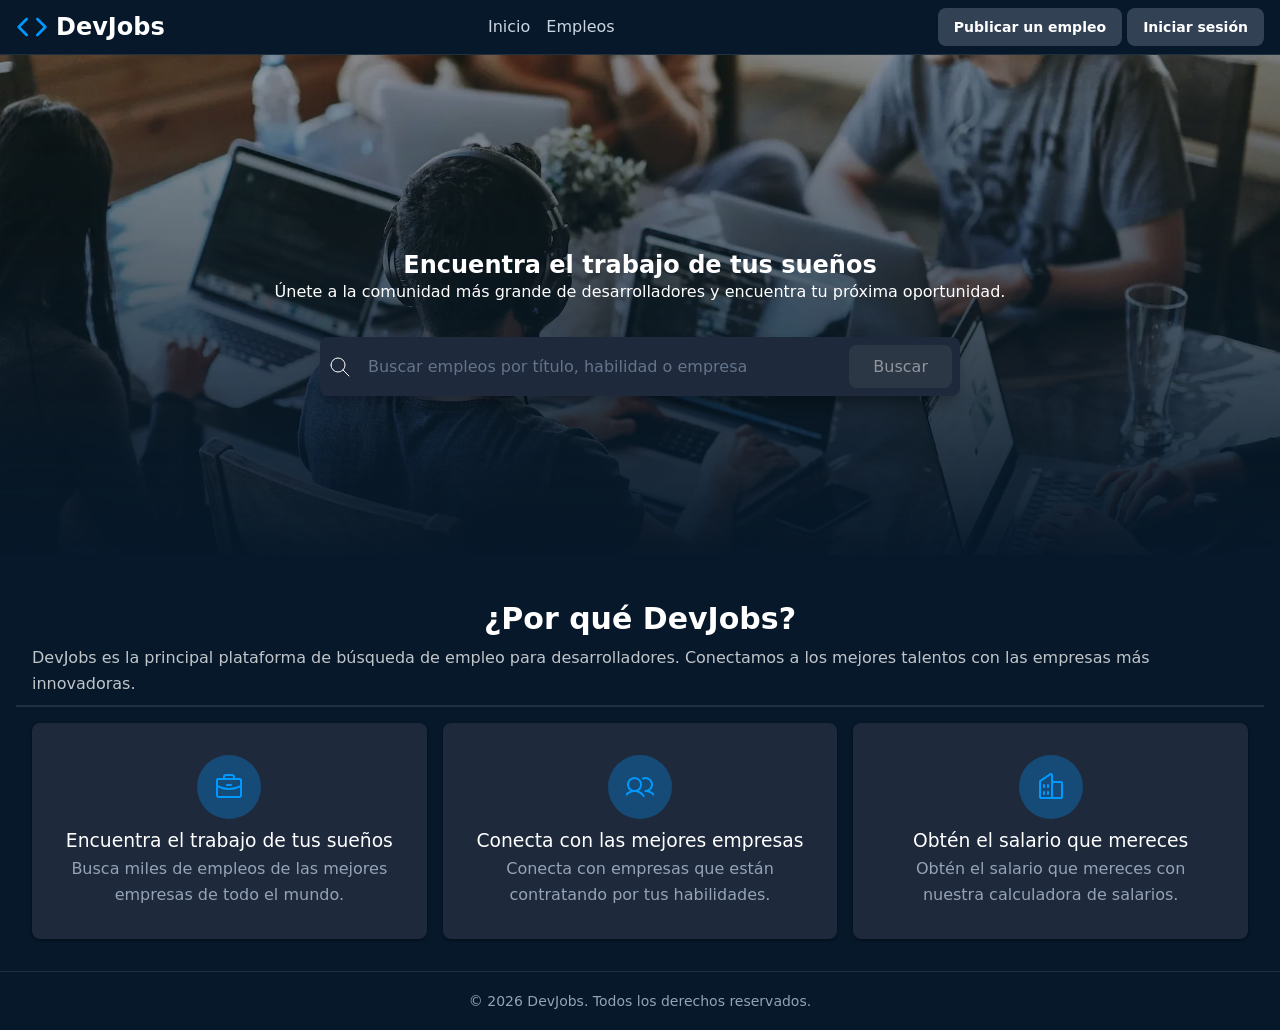
<file: index.html>
<!doctype html>
<html lang="es">
  <head>
    <title>DevJobs - Inicio</title>
    <meta charset="UTF-8" />
    <meta
      name="description"
      content="Encuentra las mejores ofertas de trabajo para desarrolladores en DevJobs."
    />

    <link rel="stylesheet" href="./styles.css" />
  </head>

  <body>
    <header>
      <h1>
        <svg
          fill="none"
          stroke="currentColor"
          stroke-linecap="round"
          stroke-linejoin="round"
          stroke-width="2"
          viewBox="0 0 24 24"
          xmlns="http://www.w3.org/2000/svg"
        >
          <polyline points="16 18 22 12 16 6"></polyline>
          <polyline points="8 6 2 12 8 18"></polyline>
        </svg>
        DevJobs
      </h1>

      <nav>
        <a href=""> Inicio </a>
        <a href="empleos.html">Empleos</a>
      </nav>

      <div>
        <a href="">Publicar un empleo</a>
        <a href="./login.html">Iniciar sesión</a>
      </div>
    </header>

    <main>
      <section class="hero-section">
        <img src="./background.webp" width="200" />

        <h1>Encuentra el trabajo de tus sueños</h1>

        <p>
          Únete a la comunidad más grande de desarrolladores y encuentra tu
          próxima oportunidad.
        </p>

        <form role="search">
          <div>
            <svg
              xmlns="http://www.w3.org/2000/svg"
              width="24"
              height="24"
              viewBox="0 0 24 24"
              fill="none"
              stroke="currentColor"
              stroke-width="1"
              stroke-linecap="round"
              stroke-linejoin="round"
              class="icon icon-tabler icons-tabler-outline icon-tabler-search"
            >
              <path stroke="none" d="M0 0h24v24H0z" fill="none" />
              <path d="M10 10m-7 0a7 7 0 1 0 14 0a7 7 0 1 0 -14 0" />
              <path d="M21 21l-6 -6" />
            </svg>

            <input
              required
              type="text"
              placeholder="Buscar empleos por título, habilidad o empresa"
            />

            <button disabled type="submit">Buscar</button>
          </div>
        </form>
      </section>

      <section>
        <header>
          <h2>¿Por qué DevJobs?</h2>
          <p>
            DevJobs es la principal plataforma de búsqueda de empleo para
            desarrolladores. Conectamos a los mejores talentos con las empresas
            más innovadoras.
          </p>
        </header>

        <footer>
          <article>
            <svg
              fill="currentColor"
              height="32"
              viewBox="0 0 256 256"
              width="32"
              xmlns="http://www.w3.org/2000/svg"
              aria-hidden="true"
            >
              <path
                d="M216,56H176V48a24,24,0,0,0-24-24H104A24,24,0,0,0,80,48v8H40A16,16,0,0,0,24,72V200a16,16,0,0,0,16,16H216a16,16,0,0,0,16-16V72A16,16,0,0,0,216,56ZM96,48a8,8,0,0,1,8-8h48a8,8,0,0,1,8,8v8H96ZM216,72v41.61A184,184,0,0,1,128,136a184.07,184.07,0,0,1-88-22.38V72Zm0,128H40V131.64A200.19,200.19,0,0,0,128,152a200.25,200.25,0,0,0,88-20.37V200ZM104,112a8,8,0,0,1,8-8h32a8,8,0,0,1,0,16H112A8,8,0,0,1,104,112Z"
              ></path>
            </svg>
            <h3>Encuentra el trabajo de tus sueños</h3>
            <p>
              Busca miles de empleos de las mejores empresas de todo el mundo.
            </p>
          </article>

          <article>
            <svg
              fill="currentColor"
              height="32"
              viewBox="0 0 256 256"
              width="32"
              xmlns="http://www.w3.org/2000/svg"
              aria-hidden="true"
            >
              <path
                d="M117.25,157.92a60,60,0,1,0-66.5,0A95.83,95.83,0,0,0,3.53,195.63a8,8,0,1,0,13.4,8.74,80,80,0,0,1,134.14,0,8,8,0,0,0,13.4-8.74A95.83,95.83,0,0,0,117.25,157.92ZM40,108a44,44,0,1,1,44,44A44.05,44.05,0,0,1,40,108Zm210.14,98.7a8,8,0,0,1-11.07-2.33A79.83,79.83,0,0,0,172,168a8,8,0,0,1,0-16,44,44,0,1,0-16.34-84.87,8,8,0,1,1-5.94-14.85,60,60,0,0,1,55.53,105.64,95.83,95.83,0,0,1,47.22,37.71A8,8,0,0,1,250.14,206.7Z"
              ></path>
            </svg>
            <h3>Conecta con las mejores empresas</h3>
            <p>
              Conecta con empresas que están contratando por tus habilidades.
            </p>
          </article>

          <article>
            <svg
              fill="currentColor"
              height="32"
              viewBox="0 0 256 256"
              width="32"
              xmlns="http://www.w3.org/2000/svg"
              aria-hidden="true"
            >
              <path
                d="M240,208H224V96a16,16,0,0,0-16-16H144V32a16,16,0,0,0-24.88-13.32L39.12,72A16,16,0,0,0,32,85.34V208H16a8,8,0,0,0,0,16H240a8,8,0,0,0,0-16ZM208,96V208H144V96ZM48,85.34,128,32V208H48ZM112,112v16a8,8,0,0,1-16,0V112a8,8,0,1,1,16,0Zm-32,0v16a8,8,0,0,1-16,0V112a8,8,0,1,1,16,0Zm0,56v16a8,8,0,0,1-16,0V168a8,8,0,0,1,16,0Zm32,0v16a8,8,0,0,1-16,0V168a8,8,0,0,1,16,0Z"
              ></path>
            </svg>
            <h3>Obtén el salario que mereces</h3>
            <p>
              Obtén el salario que mereces con nuestra calculadora de salarios.
            </p>
          </article>
        </footer>
      </section>
    </main>

    <footer>
      <small>&copy; 2026 DevJobs. Todos los derechos reservados.</small>
    </footer>
  </body>
</html>
</file>
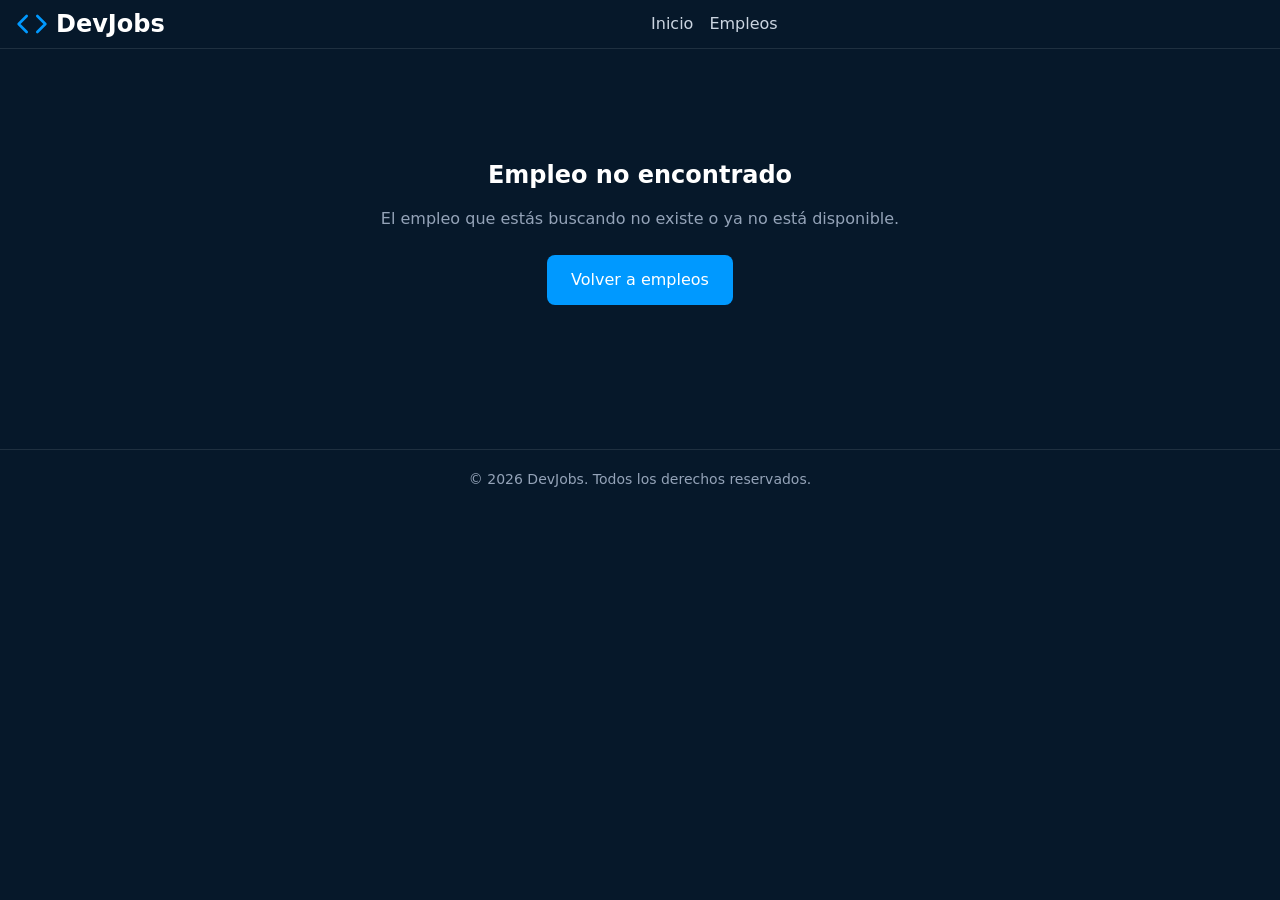
<file: empleo-detalle.html>
<!doctype html>
<html lang="es">
  <head>
    <title>DevJobs - Detalle del empleo</title>
    <meta charset="UTF-8" />

    <meta
      name="description"
      content="Consulta los detalles de una oferta de empleo."
    />

    <link rel="stylesheet" href="./styles.css" />

    <script type="module" src="./empleo-detalle.js"></script>
  </head>

  <body>
    <header>
      <h1>
        <svg
          fill="none"
          stroke="currentColor"
          stroke-linecap="round"
          stroke-linejoin="round"
          stroke-width="2"
          viewBox="0 0 24 24"
          xmlns="http://www.w3.org/2000/svg"
        >
          <polyline points="16 18 22 12 16 6"></polyline>
          <polyline points="8 6 2 12 8 18"></polyline>
        </svg>

        DevJobs
      </h1>

      <nav>
        <a href="./index.html">Inicio</a>
        <a href="./empleos.html">Empleos</a>
      </nav>

      <div>
        <devjobs-avatar
          service="google"
          username="google.com"
          size="32"
        ></devjobs-avatar>

        <devjobs-avatar
          service="google"
          username="netflix.com"
          size="32"
        ></devjobs-avatar>

        <devjobs-avatar
          service="google"
          username="vercel.com"
          size="32"
        ></devjobs-avatar>
      </div>
    </header>

    <main class="job-detail">
      <a class="back-to-jobs" href="./empleos.html"> ← Volver a empleos </a>

      <section class="job-detail-header">
        <div>
          <h1 id="job-title"></h1>

          <p class="job-company">
            <span id="job-company"></span>
            <span> · </span>
            <span id="job-location"></span>
          </p>

          <div class="job-tags">
            <span id="job-level"></span>
            <span id="job-modality"></span>
          </div>
        </div>

        <button id="apply-button" class="button-apply-job">Aplicar</button>
      </section>

      <div class="job-detail-content">
        <article class="job-detail-main">
          <section>
            <h2>Descripción del empleo</h2>
            <p id="job-description"></p>
          </section>

          <section>
            <h2>Responsabilidades</h2>
            <ul id="job-responsibilities"></ul>
          </section>

          <section>
            <h2>Requisitos</h2>
            <ul id="job-requirements"></ul>
          </section>

          <section>
            <h2>Acerca de la empresa</h2>
            <p id="job-company-description"></p>
          </section>
        </article>
      </div>
    </main>

    <footer>
      <small>&copy; 2026 DevJobs. Todos los derechos reservados.</small>
    </footer>
  </body>
</html>
</file>
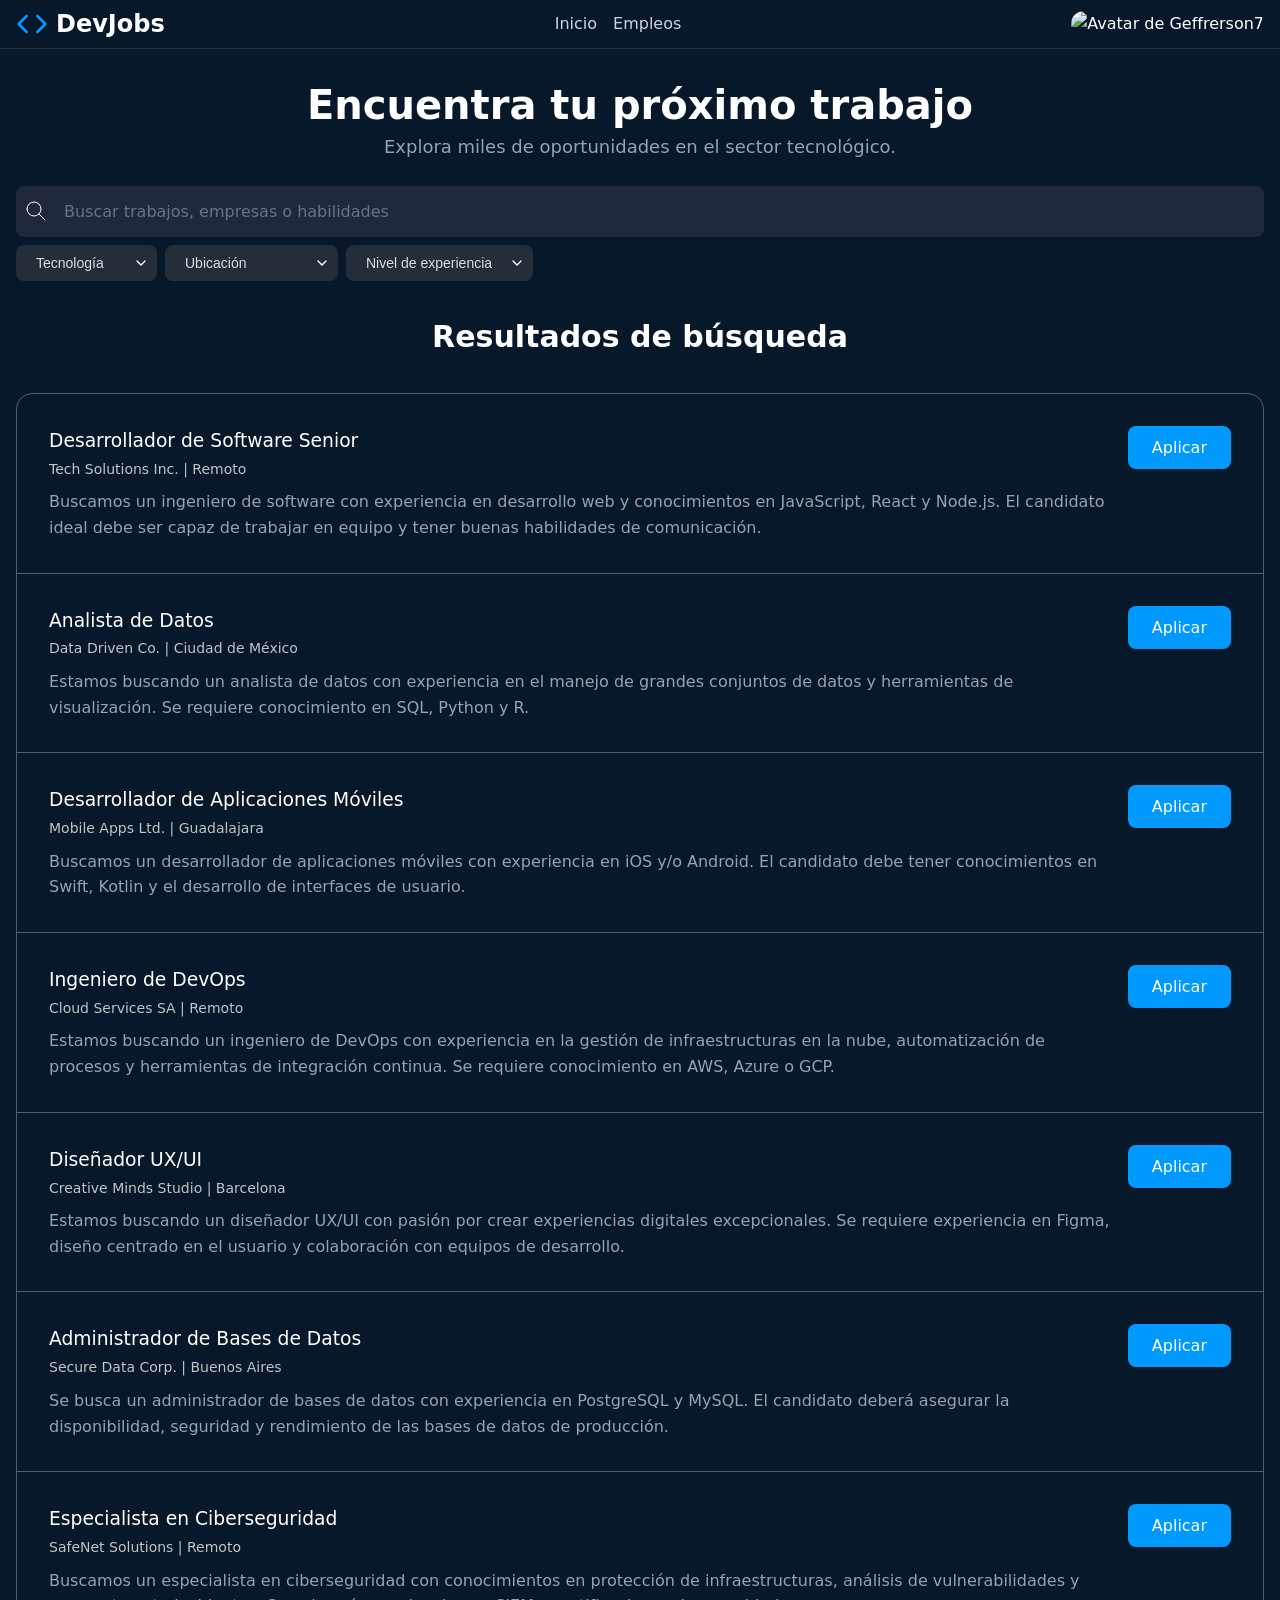
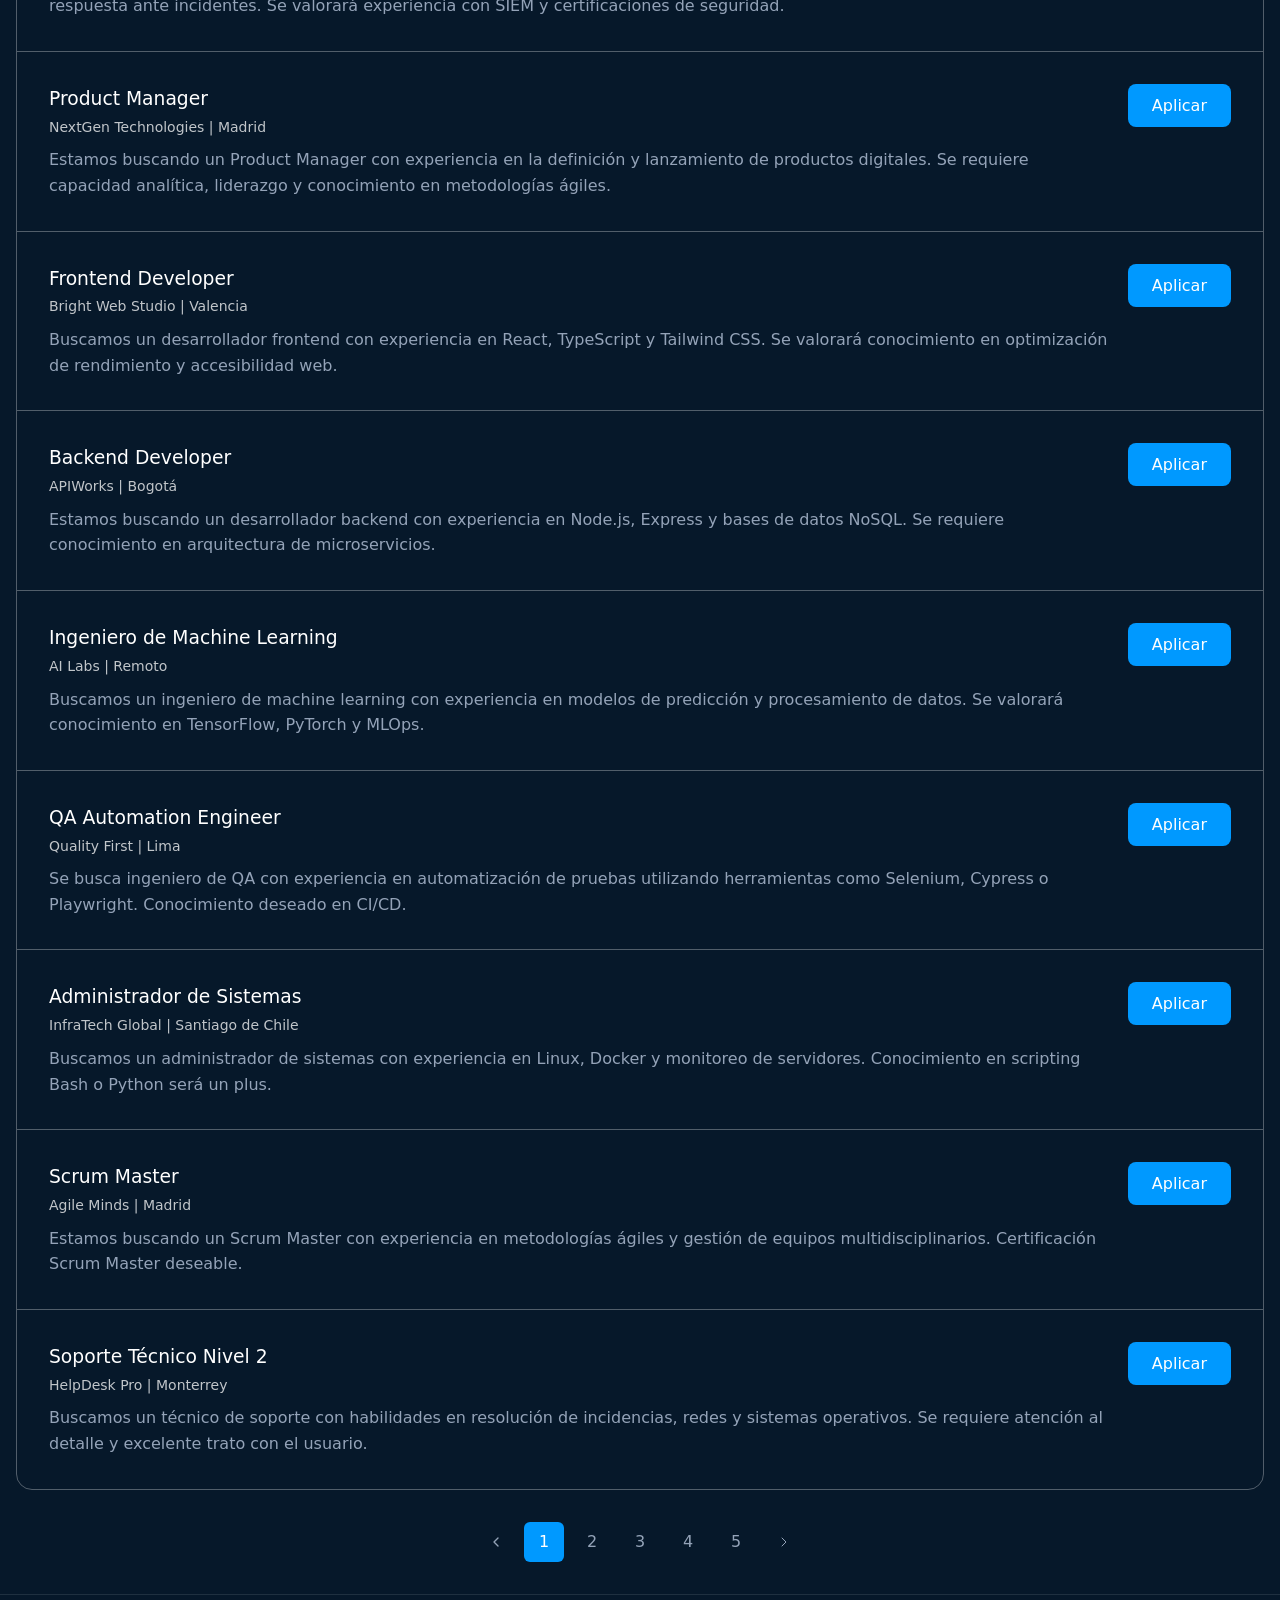
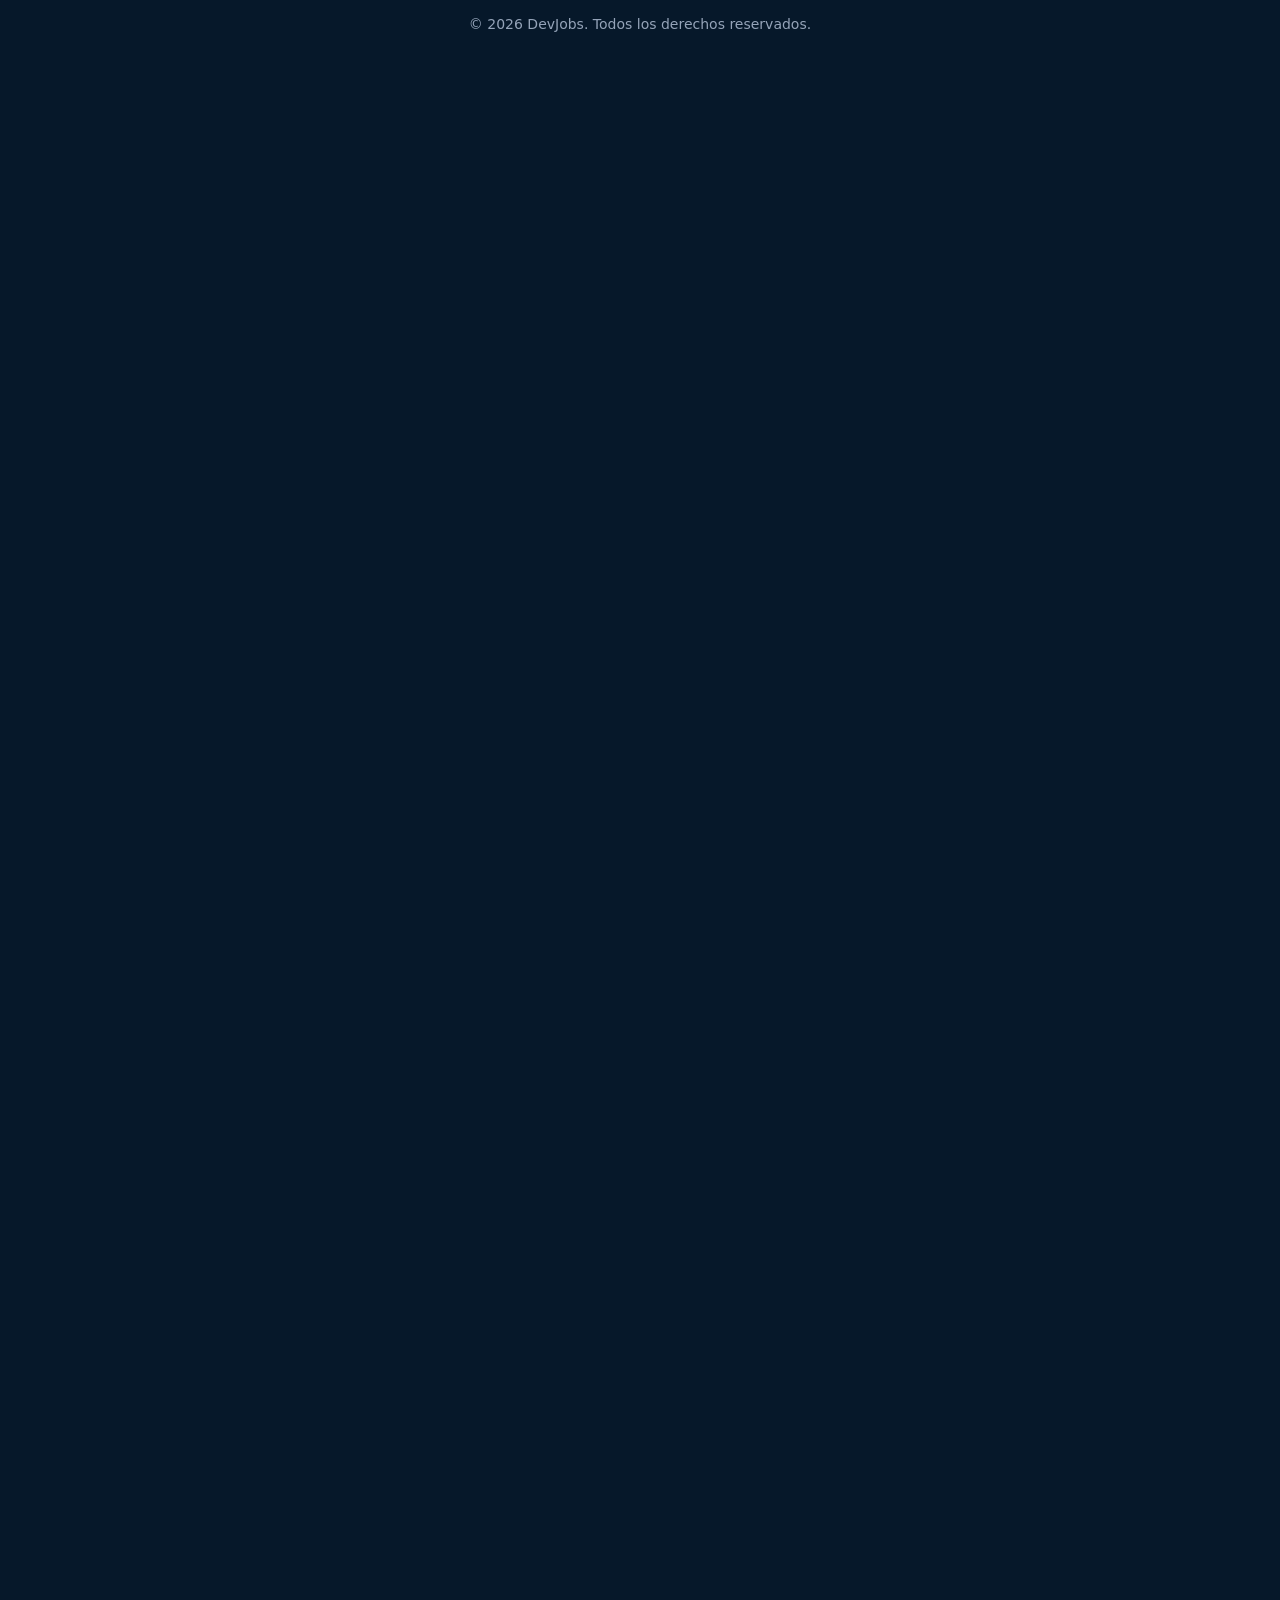
<file: empleos.html>
<!doctype html>
<html lang="es">
  <head>
    <title>DevJobs - Empleos</title>
    <meta charset="UTF-8" />
    <meta
      name="description"
      content="Listado con empleos y filtros para encontrar el trabajo de tus sueños."
    />

    <link rel="stylesheet" href="./styles.css" />

    <script type="module" src="./main.js"></script>
  </head>

  <body>
    <header>
      <h1>
        <svg
          fill="none"
          stroke="currentColor"
          stroke-linecap="round"
          stroke-linejoin="round"
          stroke-width="2"
          viewBox="0 0 24 24"
          xmlns="http://www.w3.org/2000/svg"
        >
          <polyline points="16 18 22 12 16 6"></polyline>
          <polyline points="8 6 2 12 8 18"></polyline>
        </svg>
        DevJobs
      </h1>

      <nav>
        <a href="./index.html">Inicio</a>
        <a href="./empleos.html">Empleos</a>
      </nav>

      <div>
        <devjobs-avatar size="32"> </devjobs-avatar>
      </div>
    </header>

    <main>
      <section class="jobs-search">
        <h1>Encuentra tu próximo trabajo</h1>
        <p>Explora miles de oportunidades en el sector tecnológico.</p>

        <form id="empleos-search-form" role="search">
          <div class="search-bar">
            <svg
              xmlns="http://www.w3.org/2000/svg"
              width="24"
              height="24"
              viewBox="0 0 24 24"
              fill="none"
              stroke="currentColor"
              stroke-width="1"
              stroke-linecap="round"
              stroke-linejoin="round"
              class="icon icon-tabler icons-tabler-outline icon-tabler-search"
            >
              <path stroke="none" d="M0 0h24v24H0z" fill="none" />
              <path d="M10 10m-7 0a7 7 0 1 0 14 0a7 7 0 1 0 -14 0" />
              <path d="M21 21l-6 -6" />
            </svg>

            <input
              name="search"
              id="empleos-search-input"
              required
              type="text"
              placeholder="Buscar trabajos, empresas o habilidades"
            />
          </div>

          <div class="search-filters">
            <select name="technology" id="filter-technology">
              <option value="">Tecnología</option>
              <optgroup label="Tecnologías populares">
                <option value="javascript">JavaScript</option>
                <option value="python">Python</option>
                <option value="react">React</option>
                <option value="nodejs">Node.js</option>
              </optgroup>
              <option value="java">Java</option>
              <hr />
              <option value="csharp">C#</option>
              <option value="c">C</option>
              <option value="c++">C++</option>
              <hr />
              <option value="ruby">Ruby</option>
              <option value="php">PHP</option>
            </select>

            <select name="location" id="filter-location">
              <option value="">Ubicación</option>
              <option value="remoto">Remoto</option>
              <option value="cdmx">Ciudad de México</option>
              <option value="guadalajara">Guadalajara</option>
              <option value="monterrey">Monterrey</option>
              <option value="barcelona">Barcelona</option>
              <option value="bsas">Buenos Aires</option>
              <option value="lima">Lima</option>
              <option value="bogota">Bogotá</option>
              <option value="valencia">Valencia</option>
              <option value="madrid">Madrid</option>
              <option value="santiago">Santiago de Chile</option>
            </select>

            <select name="experience-level" id="filter-experience-level">
              <option value="">Nivel de experiencia</option>
              <option value="junior">Junior</option>
              <option value="mid">Mid-level</option>
              <option value="senior">Senior</option>
              <option value="lead">Lead</option>
            </select>
          </div>
        </form>

        <span id="filter-selected-value"></span>
      </section>

      <section class="jobs-data">
        <h2>Resultados de búsqueda</h2>

        <div id="jobs-loading" role="status" aria-label="Loading">
          <svg
            class="spinner"
            xmlns="http://www.w3.org/2000/svg"
            fill="none"
            viewBox="0 0 24 24"
            aria-hidden="true"
          >
            <circle
              class="spinner-track"
              cx="12"
              cy="12"
              r="10"
              stroke="currentColor"
              stroke-width="4"
            ></circle>

            <path
              class="spinner-head"
              fill="currentColor"
              d="M4 12a8 8 0 018-8V0C5.373 0 0 5.373 0 12h4zm2 5.291A7.962 7.962 0 014 12H0c0 3.042 1.135 5.824 3 7.938l3-2.647z"
            ></path>
          </svg>
        </div>

        <div class="jobs-listings">
          <!-- Aquí se insertan los empleos dinámicamente -->
        </div>

        <nav class="pagination">
          <a href="#"
            ><svg
              width="16"
              height="16"
              viewBox="0 0 24 24"
              fill="none"
              stroke="currentColor"
              stroke-width="2"
              stroke-linecap="round"
              stroke-linejoin="round"
            >
              <path stroke="none" d="M0 0h24v24H0z" fill="none" />
              <path d="M15 6l-6 6l6 6" /></svg
          ></a>
          <a class="is-active" href="#">1</a>
          <a href="#">2</a>
          <a href="#">3</a>
          <a href="#">4</a>
          <a href="#">5</a>
          <a href="#"
            ><svg
              width="16"
              height="16"
              viewBox="0 0 24 24"
              fill="none"
              stroke="currentColor"
              stroke-width="1.5"
              stroke-linecap="round"
              stroke-linejoin="round"
              class="icon icon-tabler icons-tabler-outline icon-tabler-chevron-right"
            >
              <path stroke="none" d="M0 0h24v24H0z" fill="none" />
              <path d="M9 6l6 6l-6 6" /></svg
          ></a>
        </nav>
      </section>
    </main>

    <footer style="padding-bottom: 2000px">
      <small>&copy; 2026 DevJobs. Todos los derechos reservados.</small>
    </footer>
  </body>
</html>
</file>
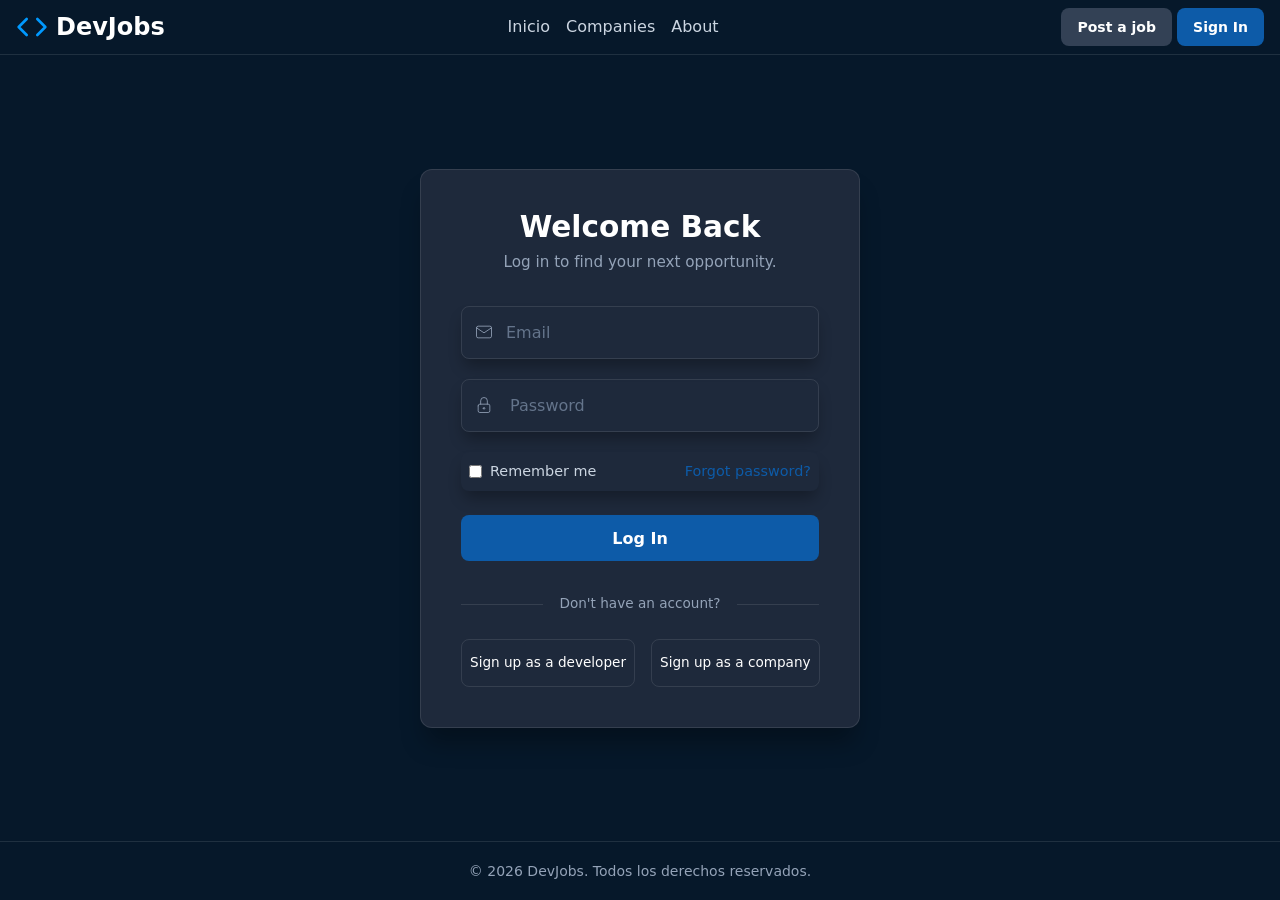
<file: login.html>
<!doctype html>
<html lang="es">
  <head>
    <title>DevJobs - Login</title>
    <meta charset="UTF-8" />
    <meta
      name="description"
      content="Encuentra las mejores ofertas de trabajo para desarrolladores en DevJobs."
    />
    <link rel="stylesheet" href="./styles.css" />
  </head>

  <body>
    <header>
      <h1>
        <svg
          fill="none"
          stroke="currentColor"
          stroke-linecap="round"
          stroke-linejoin="round"
          stroke-width="2"
          viewBox="0 0 24 24"
          xmlns="http://www.w3.org/2000/svg"
        >
          <polyline points="16 18 22 12 16 6"></polyline>
          <polyline points="8 6 2 12 8 18"></polyline>
        </svg>
        DevJobs
      </h1>

      <nav>
        <a href="./index.html">Inicio</a>
        <a href="">Companies</a>
        <a href="">About</a>
      </nav>

      <div>
        <a href="">Post a job</a>
        <a href="" style="background-color: var(--primary-hover)">Sign In</a>
      </div>
    </header>

    <!-- Contenedor general enfocado al diseño de login -->
    <main class="login-page">
      <section class="login-card">
        <h1>Welcome Back</h1>
        <p>Log in to find your next opportunity.</p>

        <form id="login-form">
          <div class="email-form-input auth-input-group">
            <svg
              xmlns="http://www.w3.org/2000/svg"
              width="24"
              height="24"
              viewBox="0 0 24 24"
              fill="none"
              stroke="currentColor"
              stroke-width="1"
              stroke-linecap="round"
              stroke-linejoin="round"
              class="icon-tabler-mail"
            >
              <path stroke="none" d="M0 0h24v24H0z" fill="none" />
              <path
                d="M3 7a2 2 0 0 1 2 -2h14a2 2 0 0 1 2 2v10a2 2 0 0 1 -2 2h-14a2 2 0 0 1 -2 -2v-10"
              />
              <path d="M3 7l9 6l9 -6" />
            </svg>
            <input required type="email" id="email" placeholder="Email" />
          </div>

          <div class="password-form-input auth-input-group">
            <svg
              xmlns="http://www.w3.org/2000/svg"
              width="24"
              height="24"
              viewBox="0 0 24 24"
              fill="none"
              stroke="currentColor"
              stroke-width="1"
              stroke-linecap="round"
              stroke-linejoin="round"
              class="icon-tabler-lock"
            >
              <path stroke="none" d="M0 0h24v24H0z" fill="none" />
              <path
                d="M5 13a2 2 0 0 1 2 -2h10a2 2 0 0 1 2 2v6a2 2 0 0 1 -2 2h-10a2 2 0 0 1 -2 -2v-6"
              />
              <path d="M11 16a1 1 0 1 0 2 0a1 1 0 0 0 -2 0" />
              <path d="M8 11v-4a4 4 0 1 1 8 0v4" />
            </svg>
            <input
              required
              type="password"
              id="password"
              placeholder="Password"
            />
          </div>

          <div class="checkbox-form">
            <div class="remember-me-group">
              <input type="checkbox" id="remember-me" />
              <label for="remember-me">Remember me</label>
            </div>
            <a href="" class="forgot-password-link">Forgot password?</a>
          </div>

          <button type="submit" class="login-button">Log In</button>
        </form>

        <div class="signup-section">
          <div class="signup-separator">Don't have an account?</div>
          <div class="signup-button-container">
            <a href="" class="signup-alt-btn">Sign up as a developer</a>
            <a href="" class="signup-alt-btn">Sign up as a company</a>
          </div>
        </div>
      </section>
    </main>

    <footer>
      <small>&copy; 2026 DevJobs. Todos los derechos reservados.</small>
    </footer>
  </body>
</html>
</file>
<file: styles.css>
* {
  margin: 0;
  padding: 0;
  box-sizing: border-box;
}

:root {
  --primary: #3b4550;
  --primary-dark: #0a3d66;
  --primary-hover: #0d5ba8;
  --primary-light: #09f;
  --background: #06182a;
  --text-primary: #ffffff;
  --text-secondary: #cbd5e1;
  --text-muted: #94a3b8;
  --border: rgba(255, 255, 255, 0.1);
  --card-bg: #1e293b;
  --shadow: rgba(0, 0, 0, 0.3);
  --input-bg: #1e293b;
  --hsla-example: hsla(210, 100%, 56%, 1);
}

@font-face {
  font-family: "Inter Variable";
  font-style: normal;
  font-display: swap;
  font-weight: 100 900;
  src: url(https://cdn.jsdelivr.net/fontsource/fonts/inter:vf@latest/latin-wght-normal.woff2)
    format("woff2-variations");
  unicode-range:
    U+0000-00FF, U+0131, U+0152-0153, U+02BB-02BC, U+02C6, U+02DA, U+02DC,
    U+0304, U+0308, U+0329, U+2000-206F, U+20AC, U+2122, U+2191, U+2193, U+2212,
    U+2215, U+FEFF, U+FFFD;
}

body {
  font-family: system-ui;
  background-color: var(--background);
  color: var(--text-primary);
  min-height: 100vh;
  display: flex;
  flex-direction: column;
  line-height: 1.6;
}

select {
  padding: 0.625rem 1.25rem;
  background-color: #242d3a;
  border: 0;
  border-radius: 0.5rem;
  font-size: 0.875rem;
  color: #ddd;
  cursor: pointer;
  transition: all 0.2s;
  appearance: none;
  background-image: url("data:image/svg+xml,%3Csvg xmlns='http://www.w3.org/2000/svg' width='16' height='16' viewBox='0 0 24 24' fill='none' stroke='white' stroke-width='2' stroke-linecap='round' stroke-linejoin='round'%3E%3Cpolyline points='6 9 12 15 18 9'/%3E%3C/svg%3E");
  background-repeat: no-repeat;
  background-position: right 0.5rem center;
  padding-right: 2.5rem;

  &:hover {
    background-color: var(--primary-hover);
    color: white;
  }

  &:focus {
    outline: 2px solid #1173d4;
    outline-offset: 2px;
  }
}

/* Títulos principales */
h1 {
  font-size: 1.5rem;
  line-height: 1.2;
  text-wrap: balance;
  display: flex;
  align-items: center;
  gap: 0.5rem;

  svg {
    width: 2rem;
    height: 2rem;
    color: var(--primary-light);
  }
}

h1 + p {
  text-wrap: balance;
  margin-bottom: 2rem;
}

/* Header */
header {
  border-bottom: 1px solid var(--border);
  background: var(--background);
  padding: 0.5rem 1rem;
  display: flex;
  align-items: center;
  justify-content: space-between;
  gap: 2rem;

  h2 {
    font-size: 1.25rem;
    font-weight: 700;
    color: var(--text-primary);
  }
}

/* Navegación del header a otras páginas */
nav {
  align-items: center;
  gap: 1rem;
  display: flex;

  a {
    text-decoration: none;
    color: var(--text-secondary);
    transition: color 0.2s;
    font-weight: 500;

    &:hover,
    &:focus {
      color: var(--primary);
      outline: none;
    }
  }
}

/* Botones del Header */
header div a {
  padding: 0.5rem 1rem;
  border-radius: 0.5rem;
  background-color: #334155;
  color: var(--text-primary);
  display: inline-block;
  font-size: 0.875rem;
  font-weight: 700;
  text-decoration: none;
  /* TODO */
}

/* Hero */
main > section.hero-section {
  height: 500px;
  text-align: center;
  display: flex;
  flex-direction: column;
  justify-content: center;
  align-items: center;

  h1 {
    padding-top: 36px;
  }

  & > img {
    position: absolute;
    width: 100%;
    height: 100%;
    object-fit: cover;
    z-index: -1;
    left: 0;
    right: 0;
    mask-image: linear-gradient(
      to bottom,
      rgba(16, 25, 34, 1) 5%,
      rgba(16, 25, 34, 0) 80%
    );
  }
}

/* Formulario de Búsqueda */
form {
  max-width: 42rem;
  width: 100%;
  margin: 0 auto;
  padding-inline: 1rem;
}

form > div {
  display: flex;
  align-items: center;
  background-color: var(--input-bg);
  border-radius: 0.5rem;
  box-shadow: 0 10px 15px -3px var(--shadow);
  padding: 0.5rem;
  gap: 0.5rem;
}

form span {
  padding-left: 0.75rem;
  color: var(--text-muted);
  display: flex;
  align-items: center;
  flex-shrink: 0;
}

form input[type="text"] {
  flex: 1;
  background: transparent;
  border: none;
  outline: none;
  color: var(--text-primary);
  padding: 0.75rem 0.5rem;
  font-size: 1rem;
  font-family: inherit;
}

form input[type="text"]::placeholder {
  color: #64748b;
}

form input[type="password"] {
  flex: 1;
  background: transparent;
  border: none;
  outline: none;
  color: var(--text-primary);
  padding: 0.75rem 0.5rem;
  font-size: 1rem;
  font-family: inherit;
}

form input[type="password"]::placeholder {
  color: #64748b;
}

button {
  padding: 0.75rem 1.5rem;
  border-radius: 0.5rem;
  background-color: var(--primary);
  color: white;
  font-weight: 400;
  border: none;
  cursor: pointer;
  transition: all 0.2s;
  font-family: inherit;
  font-size: 1rem;
  white-space: nowrap;

  &:hover, /* pseudo-clase que significa que el ratón está encima */
  &:focus {
    /* pseudo-clase que significa que el elemento tiene el foco */
    background-color: var(--primary-hover);
    outline: 2px solid white;
    outline-offset: 2px;
  }

  &:active {
    transform: scale(0.9);
  }

  &:disabled {
    opacity: 0.5;
    pointer-events: none;
  }
}

/* Features Section */
main > section:nth-child(2) {
  padding-inline: 1rem;
  background-color: var(--background);
  padding-top: 2rem;

  & > header {
    gap: 2px;
    flex-direction: column;

    h2 {
      margin-bottom: 0;
    }

    p {
      opacity: 0.75;
    }
  }
}

main > section:nth-child(2) h2 {
  font-size: 1.875rem;
  font-weight: 700;
  color: var(--text-primary);
  margin-bottom: 1rem;
  text-align: center;
}

main > section:nth-child(2) > div > div:first-child > p {
  font-size: 1.125rem;
  color: var(--text-muted);
  max-width: 42rem;
  margin: 0 auto;
}

/* Grid de Features */
main > section:nth-child(2) footer {
  display: grid;
  grid-template-columns: repeat(auto-fit, minmax(280px, 1fr));
  gap: 16px;
}

/* Footer */
footer {
  background-color: var(--background);
  border-top: 1px solid var(--border);
  text-align: center;
  padding: 16px;

  small {
    color: var(--text-muted);
    font-size: 0.875rem;
  }
}

article {
  background-color: var(--card-bg);
  padding: 2rem;
  margin-bottom: 16px;
  border-radius: 0.5rem;
  box-shadow: 0px 1px 3px 0px rgba(0, 0, 0, 0.5);

  svg {
    color: var(--primary-light);
    background: rgba(0, 153, 255, 0.3);
    width: 64px;
    height: 64px;
    border-radius: 100%;
    padding: 16px;
  }

  p {
    color: var(--text-muted);
  }

  h3 {
    font-weight: 500;
  }
}

/* Jobs Search */
main > section.jobs-search {
  height: auto;
  text-align: center;
  display: flex;
  flex-direction: column;
  justify-content: center;
  align-items: center;
  margin-top: 2rem;

  h1 {
    font-size: 2.5rem;
    margin-bottom: 0.25rem;
  }

  p {
    font-size: 1.125rem;
    color: var(--text-muted);
    margin-bottom: 1.5rem;
  }

  .search-bar {
    background: var(--input-bg);
    padding: 0.25rem 0.5rem;
  }

  .search-filters {
    display: flex;
    flex-wrap: wrap;
    margin-top: 0.5rem;
  }

  form {
    width: 100%;
    max-width: 1280px;
  }

  form div {
    background: none;
    box-shadow: none;
    padding: 0;
  }
}

main > section.jobs-data {
  h2 {
    margin-bottom: 2rem;
  }
}

#jobs-loading {
  display: flex;
  justify-content: center;
  padding: 1rem 0;
}

.spinner {
  width: 32px;
  height: 32px;
  color: var(--primary-light);
  animation: spin 1s linear infinite;
}

.spinner-track {
  opacity: 0.25;
}

.spinner-head {
  opacity: 0.75;
}

@keyframes spin {
  from {
    transform: rotate(0deg);
  }
  to {
    transform: rotate(360deg);
  }
}

.no-jobs-message {
  color: var(--text-secondary);
  font-size: 1.1rem;
  text-align: center;
  padding: 2rem;
  background-color: var(--background);
  border-radius: 8px;
  grid-column: 1 / -1;
}

.jobs-listings {
  border: 1px solid rgba(255, 255, 255, 0.3);
  border-radius: 1rem;

  .job-listing-card {
    background: none;
    box-shadow: none;
    border-radius: 0;
    border-bottom: 1px solid rgba(255, 255, 255, 0.3);
    margin: 0;

    display: flex; /* valor original */
    align-items: start;
    gap: 1rem;

    &.is-hidden {
      display: none;
    }

    small {
      font-size: 0.875rem;
      opacity: 0.75;
    }

    p {
      margin-top: 0.5rem;
    }

    &:last-child {
      border-bottom: none;
    }
  }
}

.pagination {
  display: flex;
  justify-content: center;
  gap: 0.5rem;
  margin-block: 2rem;

  a {
    display: flex;
    align-items: center;
    justify-content: center;
    width: 2.5rem;
    height: 2.5rem;
    text-decoration: none;
    color: var(--text-muted);
    border-radius: 0.375rem;
    transition: all 0.3s;

    &:hover,
    &:focus {
      background-color: #fff;
    }

    &:active {
      transform: scale(0.9);
    }

    &.is-active {
      background-color: var(--primary-light);
      color: white;
      pointer-events: none;
    }
  }
}

.button-apply-job {
  background: #09f;

  &.is-applied {
    background: #4caf50;
    pointer-events: none;
  }
}

/* =========================================
   DETALLE DEL EMPLEO
========================================= */

.job-detail {
  width: min(1100px, calc(100% - 2rem));
  margin: 0 auto;
  padding: 2rem 0 4rem;
}

.back-to-jobs {
  display: inline-block;
  color: var(--text-secondary);
  text-decoration: none;
  margin-bottom: 1.5rem;
  transition: color 0.2s;
}

.back-to-jobs:hover {
  color: var(--primary-light);
}

.job-detail-header {
  background-color: var(--card-bg);
  border: 1px solid var(--border);
  border-radius: 1rem;
  padding: 2rem;
  display: flex;
  align-items: center;
  justify-content: space-between;
  gap: 2rem;
  margin-bottom: 1.5rem;
}

.job-detail-header > div {
  max-width: none;
  width: auto;
  margin: 0;
}

.job-detail-header h1 {
  font-size: 2rem;
  margin-bottom: 0.5rem;
}

.job-company {
  color: var(--text-secondary);
  margin-bottom: 1rem;
}

.job-tags {
  display: flex;
  flex-wrap: wrap;
  gap: 0.5rem;
}

.job-tags span {
  background-color: rgba(0, 153, 255, 0.15);
  border: 1px solid rgba(0, 153, 255, 0.25);
  color: var(--text-secondary);
  padding: 0.35rem 0.75rem;
  border-radius: 999px;
  font-size: 0.875rem;
}

.job-detail-content {
  width: 100%;
}

.job-detail-main {
  background-color: var(--card-bg);
  border: 1px solid var(--border);
  border-radius: 1rem;
  padding: 2rem;
}

.job-detail-main section {
  margin-bottom: 2rem;
}

.job-detail-main section:last-child {
  margin-bottom: 0;
}

.job-detail-main h2 {
  font-size: 1.4rem;
  margin-bottom: 0.75rem;
}

.job-detail-main p {
  color: var(--text-secondary);
}

.job-detail-main ul {
  padding-left: 0;
  list-style: none;
  color: var(--text-secondary);
}

.job-detail-main li {
  margin-bottom: 0.5rem;
  display: flex;
  align-items: flex-start;
  gap: 0.5rem;
}

.job-detail-main li::before {
  content: "";
  display: inline-block;
  width: 1rem;
  height: 1rem;
  flex-shrink: 0;
  transform: translateY(0.35rem);
  background-image: url("./circle-check.svg");
  background-repeat: no-repeat;
  background-size: contain;
  background-position: center;
}

.job-detail-header .button-apply-job {
  background: var(--primary-light);
  min-width: 120px;
}

.job-detail-header .button-apply-job:hover {
  background: var(--primary-hover);
}

.job-not-found {
  max-width: 600px;
  margin: 5rem auto;
  text-align: center;
}

.job-not-found h1 {
  justify-content: center;
  margin-bottom: 1rem;
}

.job-not-found p {
  color: var(--text-muted);
  margin-bottom: 1.5rem;
}

.job-not-found a {
  display: inline-block;
  padding: 0.75rem 1.5rem;
  border-radius: 0.5rem;
  background-color: var(--primary-light);
  color: white;
  text-decoration: none;
}

@media (max-width: 700px) {
  .job-detail-header {
    flex-direction: column;
    align-items: flex-start;
  }

  .job-detail-header h1 {
    font-size: 1.6rem;
  }

  .job-detail-header .button-apply-job {
    width: 100%;
  }

  .job-detail-main {
    padding: 1.25rem;
  }
}

/* --- ESTILOS ESPECÍFICOS DE LA PÁGINA DE LOGIN --- */

.login-page {
  flex: 1;
  display: flex;
  justify-content: center;
  align-items: center;
  padding: 2rem 1rem;
}

.login-card {
  background-color: var(--card-bg);
  border: 1px solid var(--border);
  border-radius: 0.75rem;
  width: 100%;
  max-width: 440px;
  padding: 2.5rem;
  box-shadow: 0 20px 25px -5px var(--shadow);

  /* Ajustes para los textos internos */
  h1 {
    font-size: 1.85rem;
    font-weight: 700;
    justify-content: center;
    margin-bottom: 0.25rem;
  }

  p {
    color: var(--text-muted);
    font-size: 0.95rem;
    text-align: center;
    margin-bottom: 2rem;
  }
}

/* Ajuste del formulario para que herede el ancho */
#login-form {
  max-width: 100%;
  padding-inline: 0;
}

/* Contenedores de Inputs con iconos integrados */
.auth-input-group {
  display: flex;
  align-items: center;
  background-color: transparent; /* Mantenemos el fondo limpio */
  border: 1px solid var(--border);
  border-radius: 0.5rem;
  padding: 0.25rem 0.75rem;
  margin-bottom: 1.25rem;
  gap: 0.5rem;
  transition: border-color 0.2s;

  svg {
    color: var(--text-muted);
    flex-shrink: 0;
    width: 1.25rem;
    height: 1.25rem;
  }

  input {
    flex: 1;
    background: transparent;
    border: none;
    outline: none;
    color: var(--text-primary);
    padding: 0.75rem 0.25rem;
    font-size: 1rem;
    font-family: inherit;

    &::placeholder {
      color: #64748b;
    }
  }

  /* Efecto de enfoque azul igual al del diseño */
  &:focus-within {
    border-color: var(--primary-hover);
    outline: 1px solid var(--primary-hover);
  }
}

/* Fila de Checkbox y Olvidé contraseña */
.checkbox-form {
  display: flex;
  align-items: center;
  justify-content: space-between;
  margin-bottom: 1.5rem;
  font-size: 0.9rem;
}

.remember-me-group {
  display: flex;
  align-items: center;
  gap: 0.5rem;
  color: var(--text-secondary);
  cursor: pointer;

  input[type="checkbox"] {
    cursor: pointer;
    accent-color: var(--primary-hover); /* Pinta el checkbox nativo de azul */
  }
}

.forgot-password-link {
  color: var(--primary-hover);
  text-decoration: none;
  font-weight: 500;

  &:hover {
    text-decoration: underline;
  }
}

/* Botón Iniciar Sesión (Reutiliza tus propiedades de button globales) */
.login-button {
  width: 100%;
  padding: 0.85rem;
  background-color: var(--primary-hover);
  font-weight: 600;
  font-size: 1rem;
  margin-bottom: 2rem;
}

/* Sección de Registro Inferior */
.signup-section {
  text-align: center;
}

/* Separador horizontal con texto central */
.signup-separator {
  color: var(--text-muted);
  font-size: 0.85rem;
  margin-bottom: 1.5rem;
  display: flex;
  align-items: center;
  justify-content: center;
  gap: 1rem;

  &::before,
  &::after {
    content: "";
    height: 1px;
    background-color: var(--border);
    flex-grow: 1;
  }
}

/* Contenedor de los dos botones inferiores */
.signup-button-container {
  display: flex;
  gap: 1rem;
}

.signup-alt-btn {
  flex: 1;
  background-color: transparent;
  color: var(--text-primary);
  border: 1px solid var(--border);
  padding: 0.75rem 0.5rem;
  border-radius: 0.5rem;
  text-decoration: none;
  font-size: 0.85rem;
  font-weight: 500;
  transition: all 0.2s;
  white-space: nowrap;

  &:hover {
    background-color: rgba(255, 255, 255, 0.05);
    border-color: var(--text-muted);
  }
}
</file>
